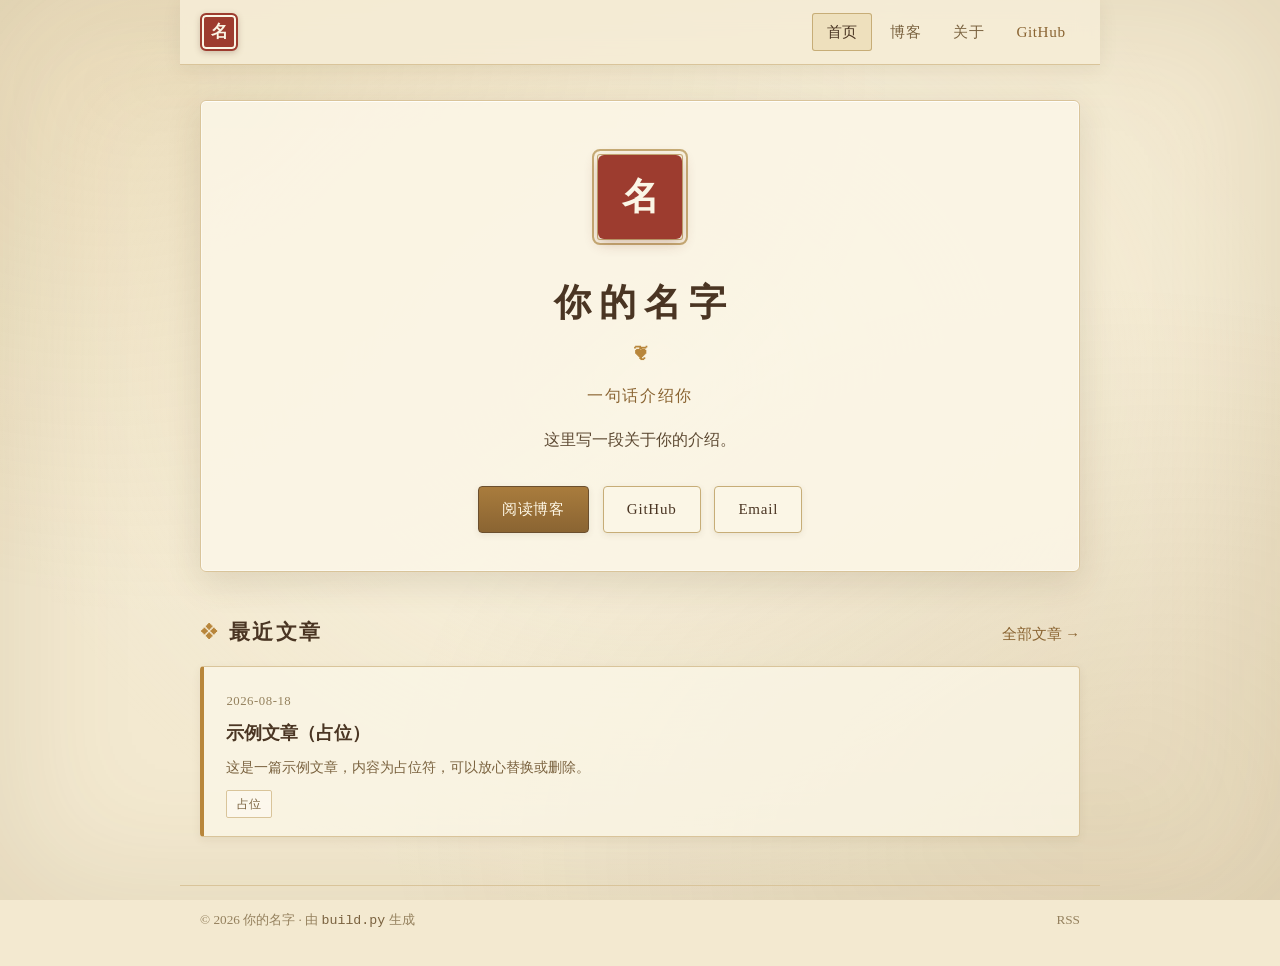
<file: index.html>
<!DOCTYPE html>
<html lang="zh-CN">
<head>
  <meta charset="UTF-8">
  <meta name="viewport" content="width=device-width, initial-scale=1.0">
  <title>个人主页</title>
  <meta name="description" content="这里写一段关于你的介绍。">
  <link rel="stylesheet" href="assets/style.css">
  <link rel="alternate" type="application/rss+xml" title="个人主页 RSS" href="feed.xml">
  <link rel="icon" href="data:image/svg+xml,<svg xmlns='http://www.w3.org/2000/svg' viewBox='0 0 100 100'><text y='.9em' font-size='90'>📜</text></svg>">
</head>
<body>
  <div class="grid"></div>
  <div class="blob blob-1"></div>
  <div class="blob blob-2"></div>
  <div class="blob blob-3"></div>

  <header class="site-header">
    <a class="logo" href="index.html">名</a>
    <nav class="site-nav"><a href="index.html" class="active">首页</a><a href="posts.html">博客</a><a href="about.html">关于</a><a class="github-link" href="https://github.com/your-name" target="_blank" rel="noopener">GitHub</a></nav>
  </header>

  <main class="container">
<section class="card hero">
  <div class="avatar"><span class="ring"></span><span class="face">名</span></div>
  <h1>你的名字</h1>
  <p class="tagline">一句话介绍你</p>
  <p class="intro">这里写一段关于你的介绍。</p>
  <div class="hero-actions">
    <a class="btn primary" href="posts.html">阅读博客</a>
    <a class="btn" href="https://github.com/your-name" target="_blank" rel="noopener">GitHub</a>
    <a class="btn" href="mailto:you@example.com">Email</a>
  </div>
</section>
<section class="section">
  <div class="section-head">
    <h2>最近文章</h2>
    <a class="more" href="posts.html">全部文章 →</a>
  </div>
  <div class="post-list"><article class="post-card">
  <time datetime="2026-08-18">2026-08-18</time>
  <h3><a href="post/hello-world.html">示例文章（占位）</a></h3>
  <p class="post-desc">这是一篇示例文章，内容为占位符，可以放心替换或删除。</p>
  <div class="tags"><span>占位</span></div>
</article></div>
</section>
  </main>

  <footer class="site-footer">
    <span>© 2026 你的名字 · 由 <code>build.py</code> 生成</span>
    <a href="feed.xml">RSS</a>
  </footer>
</body>
</html>
</file>
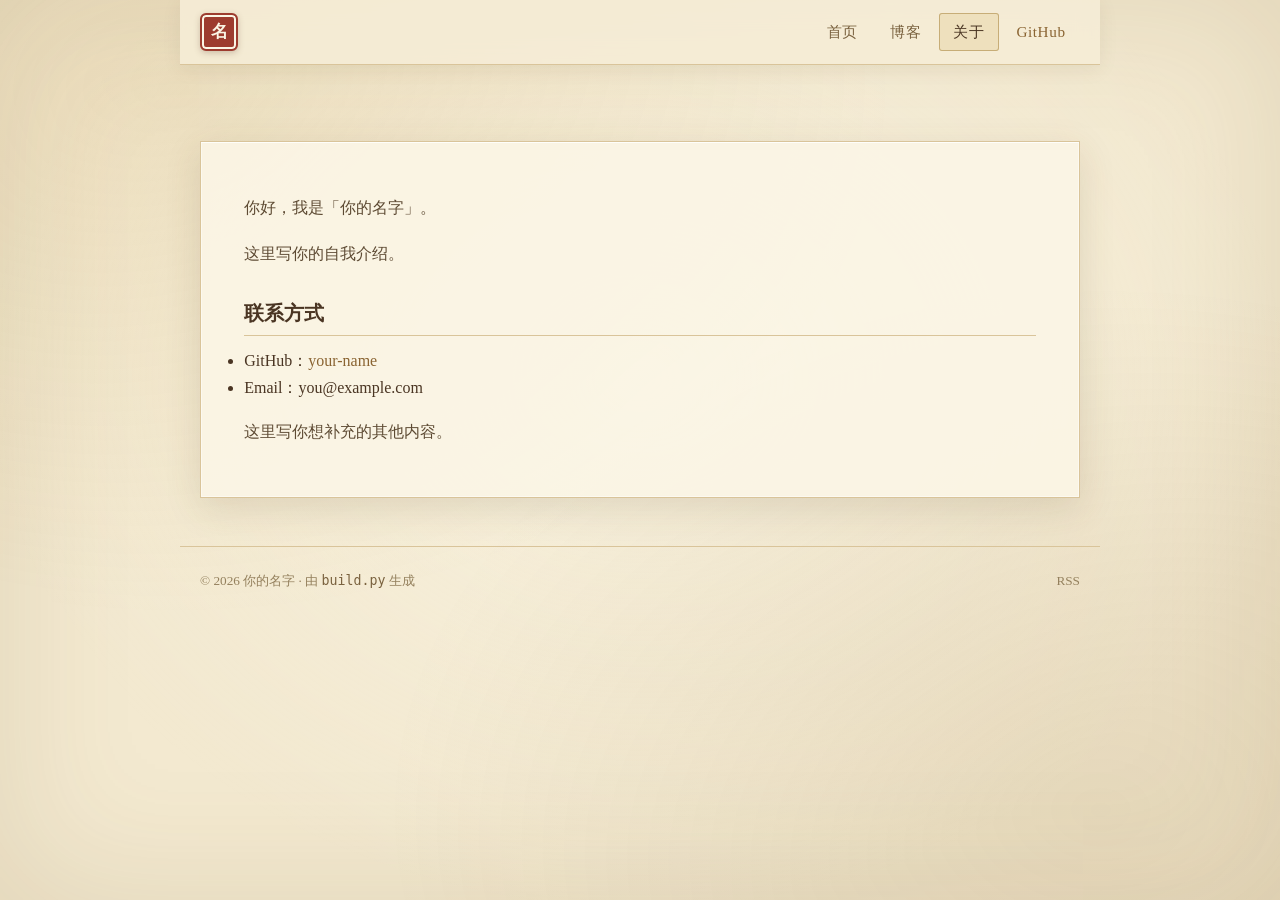
<file: about.html>
<!DOCTYPE html>
<html lang="zh-CN">
<head>
  <meta charset="UTF-8">
  <meta name="viewport" content="width=device-width, initial-scale=1.0">
  <title>关于 · 个人主页</title>
  <meta name="description" content="关于我">
  <link rel="stylesheet" href="assets/style.css">
  <link rel="alternate" type="application/rss+xml" title="个人主页 RSS" href="feed.xml">
  <link rel="icon" href="data:image/svg+xml,<svg xmlns='http://www.w3.org/2000/svg' viewBox='0 0 100 100'><text y='.9em' font-size='90'>📜</text></svg>">
</head>
<body>
  <div class="grid"></div>
  <div class="blob blob-1"></div>
  <div class="blob blob-2"></div>
  <div class="blob blob-3"></div>

  <header class="site-header">
    <a class="logo" href="index.html">名</a>
    <nav class="site-nav"><a href="index.html">首页</a><a href="posts.html">博客</a><a href="about.html" class="active">关于</a><a class="github-link" href="https://github.com/your-name" target="_blank" rel="noopener">GitHub</a></nav>
  </header>

  <main class="container">
<section class="section card prose-card">
  <p>你好，我是「你的名字」。</p>
<p>这里写你的自我介绍。</p>
<h2>联系方式</h2>
<ul><li>GitHub：<a href="https://github.com/your-name">your-name</a></li><li>Email：you@example.com</li></ul>
<p>这里写你想补充的其他内容。</p>
</section>
  </main>

  <footer class="site-footer">
    <span>© 2026 你的名字 · 由 <code>build.py</code> 生成</span>
    <a href="feed.xml">RSS</a>
  </footer>
</body>
</html>
</file>
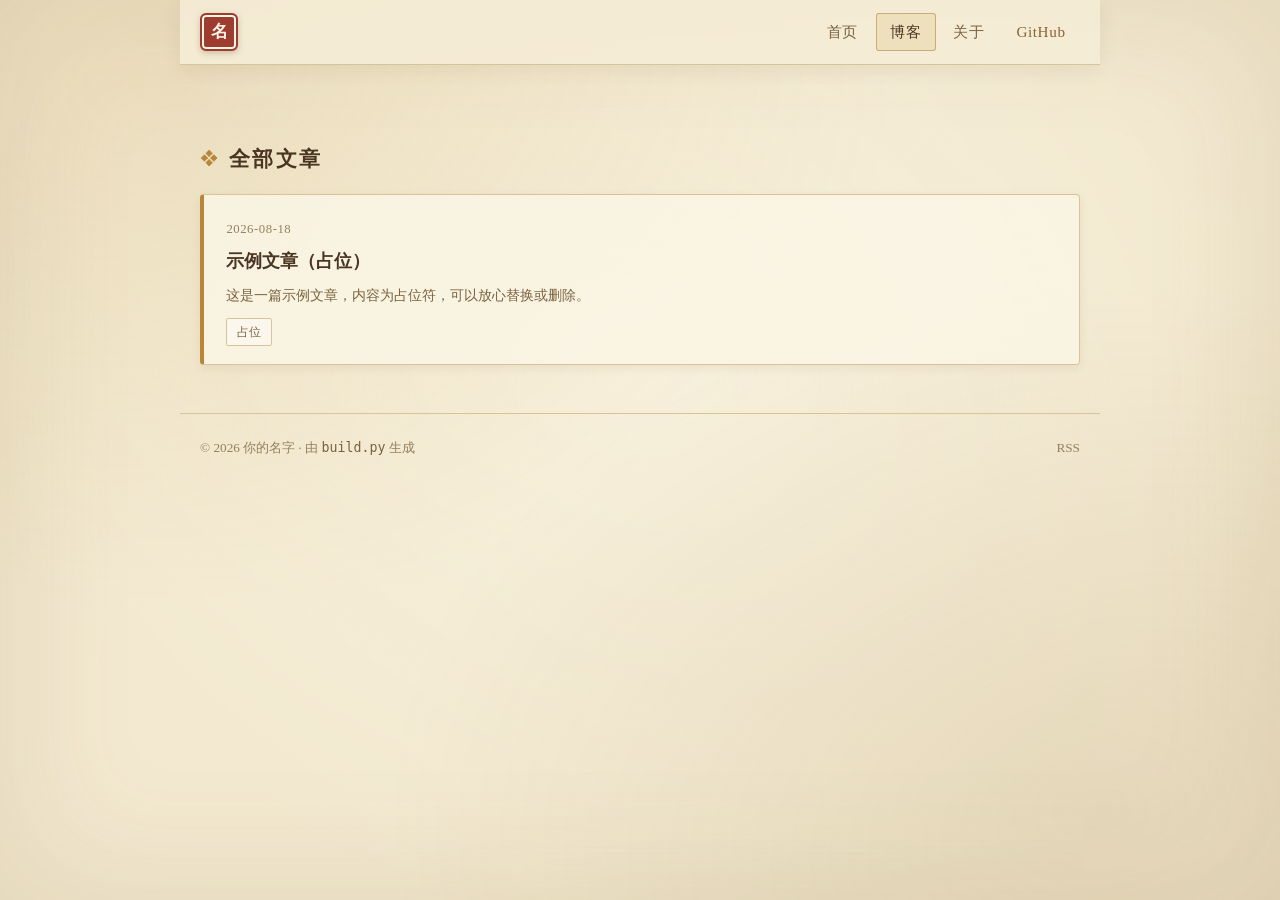
<file: posts.html>
<!DOCTYPE html>
<html lang="zh-CN">
<head>
  <meta charset="UTF-8">
  <meta name="viewport" content="width=device-width, initial-scale=1.0">
  <title>博客 · 个人主页</title>
  <meta name="description" content="博客文章列表">
  <link rel="stylesheet" href="assets/style.css">
  <link rel="alternate" type="application/rss+xml" title="个人主页 RSS" href="feed.xml">
  <link rel="icon" href="data:image/svg+xml,<svg xmlns='http://www.w3.org/2000/svg' viewBox='0 0 100 100'><text y='.9em' font-size='90'>📜</text></svg>">
</head>
<body>
  <div class="grid"></div>
  <div class="blob blob-1"></div>
  <div class="blob blob-2"></div>
  <div class="blob blob-3"></div>

  <header class="site-header">
    <a class="logo" href="index.html">名</a>
    <nav class="site-nav"><a href="index.html">首页</a><a href="posts.html" class="active">博客</a><a href="about.html">关于</a><a class="github-link" href="https://github.com/your-name" target="_blank" rel="noopener">GitHub</a></nav>
  </header>

  <main class="container">
<section class="section">
  <div class="section-head"><h2>全部文章</h2></div>
  <div class="post-list"><article class="post-card">
  <time datetime="2026-08-18">2026-08-18</time>
  <h3><a href="post/hello-world.html">示例文章（占位）</a></h3>
  <p class="post-desc">这是一篇示例文章，内容为占位符，可以放心替换或删除。</p>
  <div class="tags"><span>占位</span></div>
</article></div>
</section>
  </main>

  <footer class="site-footer">
    <span>© 2026 你的名字 · 由 <code>build.py</code> 生成</span>
    <a href="feed.xml">RSS</a>
  </footer>
</body>
</html>
</file>
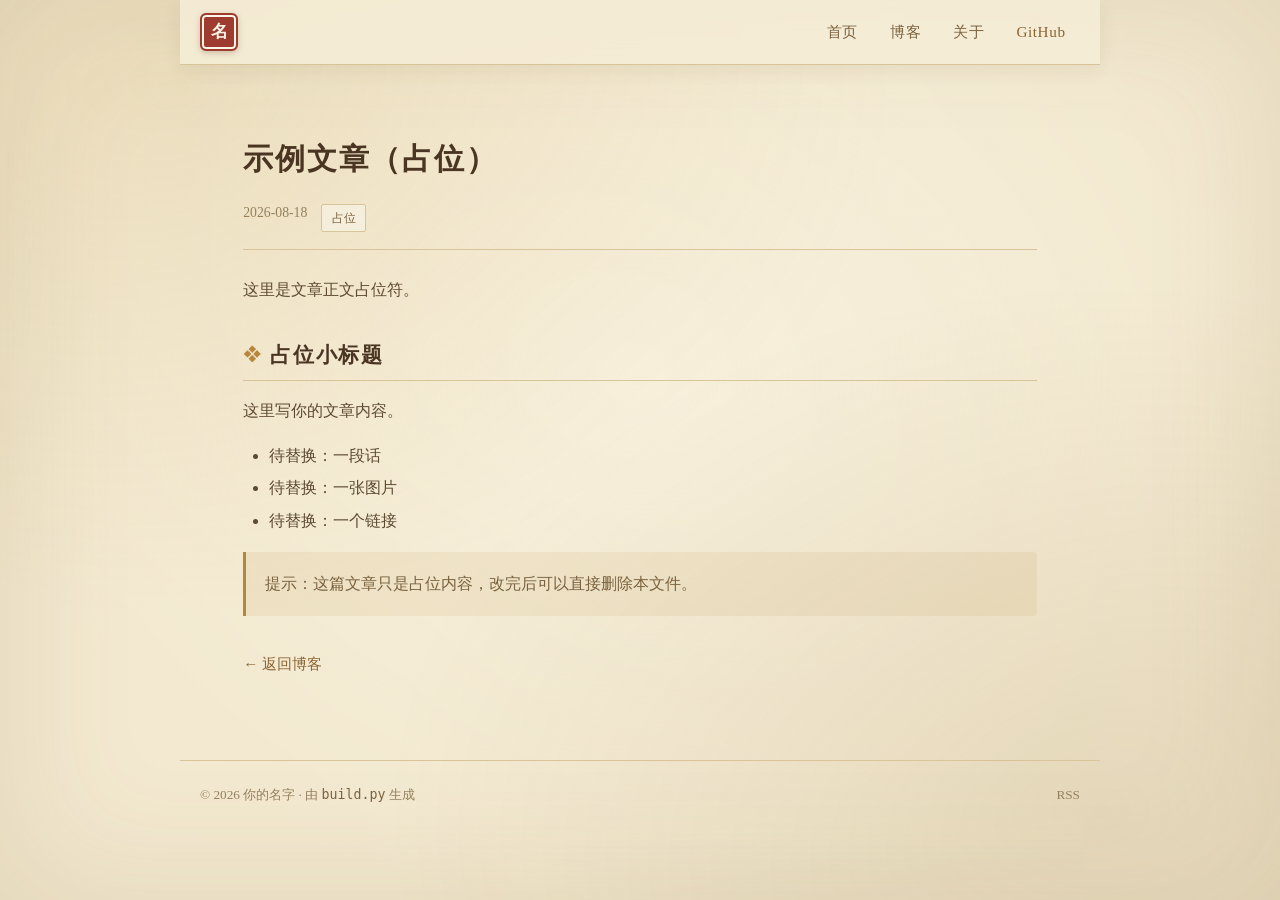
<file: post/hello-world.html>
<!DOCTYPE html>
<html lang="zh-CN">
<head>
  <meta charset="UTF-8">
  <meta name="viewport" content="width=device-width, initial-scale=1.0">
  <title>示例文章（占位） · 个人主页</title>
  <meta name="description" content="这是一篇示例文章，内容为占位符，可以放心替换或删除。">
  <link rel="stylesheet" href="../assets/style.css">
  <link rel="alternate" type="application/rss+xml" title="个人主页 RSS" href="../feed.xml">
  <link rel="icon" href="data:image/svg+xml,<svg xmlns='http://www.w3.org/2000/svg' viewBox='0 0 100 100'><text y='.9em' font-size='90'>📜</text></svg>">
</head>
<body>
  <div class="grid"></div>
  <div class="blob blob-1"></div>
  <div class="blob blob-2"></div>
  <div class="blob blob-3"></div>

  <header class="site-header">
    <a class="logo" href="../index.html">名</a>
    <nav class="site-nav"><a href="../index.html">首页</a><a href="../posts.html">博客</a><a href="../about.html">关于</a><a class="github-link" href="https://github.com/your-name" target="_blank" rel="noopener">GitHub</a></nav>
  </header>

  <main class="container">
<article class="post">
  <header class="post-head">
    <h1>示例文章（占位）</h1>
    <div class="post-meta">
      <time datetime="2026-08-18">2026-08-18</time>
      <div class="tags"><span>占位</span></div>
    </div>
  </header>
  <div class="post-body"><p>这里是文章正文占位符。</p>
<h2>占位小标题</h2>
<p>这里写你的文章内容。</p>
<ul><li>待替换：一段话</li><li>待替换：一张图片</li><li>待替换：一个链接</li></ul>
<blockquote><p>提示：这篇文章只是占位内容，改完后可以直接删除本文件。</p></blockquote></div>
  <nav class="post-back"><a href="../posts.html">← 返回博客</a></nav>
</article>
  </main>

  <footer class="site-footer">
    <span>© 2026 你的名字 · 由 <code>build.py</code> 生成</span>
    <a href="../feed.xml">RSS</a>
  </footer>
</body>
</html>
</file>
<file: assets/style.css>
:root {
  --paper: #f3e9d0;
  --paper-bright: #fbf6e6;
  --paper-mid: #eee0bd;
  --ink: #4a3523;
  --ink-soft: #5d4a33;
  --muted: #7a623f;
  --faint: #94805d;
  --gold: #b8863b;
  --gold-deep: #8a6432;
  --brown: #6b4f2e;
  --line: #d9c49a;
  --line-strong: #c7ad77;
  --seal: #9d3c2f;
  --seal-dark: #7d2c22;
  --code-bg: #3a2c1b;
  --code-ink: #eadfc0;
  --font-serif: "Noto Serif SC", "Source Han Serif SC", "Songti SC", SimSun,
                 Georgia, "Times New Roman", serif;
  --font-mono: "SFMono-Regular", Consolas, "Liberation Mono", monospace;
}

* { margin: 0; padding: 0; box-sizing: border-box; }

html { scroll-behavior: smooth; }

body {
  font-family: var(--font-serif);
  color: var(--ink);
  background-color: var(--paper);
  min-height: 100vh;
  line-height: 1.7;
  overflow-x: hidden;
}

::selection {
  background: rgba(184, 134, 59, 0.35);
  color: var(--ink);
}

/* ---------- parchment background ---------- */

.grid {
  position: fixed;
  inset: 0;
  z-index: -3;
  pointer-events: none;
  background:
    radial-gradient(ellipse at 14% 10%, rgba(200, 165, 95, 0.16), transparent 46%),
    radial-gradient(ellipse at 86% 90%, rgba(150, 115, 60, 0.14), transparent 46%),
    radial-gradient(ellipse at 50% 42%, rgba(255, 252, 240, 0.4), transparent 72%);
  box-shadow: inset 0 0 140px rgba(120, 90, 40, 0.14);
}

.blob { display: none; }

/* ---------- header ---------- */

.site-header {
  position: sticky;
  top: 0;
  z-index: 10;
  display: flex;
  align-items: center;
  justify-content: space-between;
  gap: 1rem;
  max-width: 920px;
  margin: 0 auto;
  padding: 0.8rem 1.25rem;
  background: rgba(246, 237, 214, 0.9);
  backdrop-filter: blur(12px);
  -webkit-backdrop-filter: blur(12px);
  border-bottom: 1px solid var(--line);
  box-shadow: 0 4px 18px rgba(90, 70, 35, 0.08);
}

.logo {
  display: grid;
  place-items: center;
  width: 38px;
  height: 38px;
  border-radius: 6px;
  border: 2px solid var(--seal);
  background: var(--seal);
  color: var(--paper-bright);
  font-size: 1.05rem;
  font-weight: 700;
  text-decoration: none;
  box-shadow: inset 0 0 0 2px var(--paper-bright), 0 2px 6px rgba(90, 50, 30, 0.25);
  transition: transform 0.2s, box-shadow 0.2s;
}
.logo:hover {
  transform: translateY(-1px);
  box-shadow: inset 0 0 0 2px var(--paper-bright), 0 4px 10px rgba(90, 50, 30, 0.3);
}

.site-nav {
  display: flex;
  align-items: center;
  gap: 0.2rem;
  flex-wrap: wrap;
}
.site-nav a {
  padding: 0.38rem 0.9rem;
  border-radius: 3px;
  color: var(--muted);
  text-decoration: none;
  font-size: 0.95rem;
  letter-spacing: 0.04em;
  transition: color 0.2s, background 0.2s;
}
.site-nav a:hover { color: var(--ink); background: rgba(216, 196, 154, 0.28); }
.site-nav a.active {
  color: var(--ink);
  background: var(--paper-mid);
  box-shadow: inset 0 0 0 1px var(--line-strong);
}
.site-nav .github-link { color: var(--gold-deep); }

/* ---------- layout ---------- */

.container {
  max-width: 920px;
  margin: 0 auto;
  padding: 2.2rem 1.25rem 3rem;
}

.section { margin-top: 2.6rem; }
.section-head {
  display: flex;
  align-items: baseline;
  justify-content: space-between;
  gap: 1rem;
  margin-bottom: 1.1rem;
}
.section-head h2 {
  font-size: 1.3rem;
  font-weight: 700;
  letter-spacing: 0.12em;
  color: var(--ink);
}
.section-head h2::before { content: "❖ "; color: var(--gold); font-size: 0.9em; }
.more {
  color: var(--gold-deep);
  text-decoration: none;
  font-size: 0.92rem;
}
.more:hover { text-decoration: underline; }

.empty {
  padding: 2rem;
  color: var(--muted);
  background: var(--paper-bright);
  border: 1px solid var(--line);
  border-radius: 4px;
  text-align: center;
}

/* ---------- hero ---------- */

.card {
  background: rgba(251, 246, 230, 0.9);
  border: 1px solid var(--line);
  box-shadow:
    0 10px 34px rgba(90, 70, 35, 0.14),
    inset 0 0 0 1px rgba(255, 255, 255, 0.45),
    inset 0 1px 0 rgba(255, 255, 255, 0.7);
}

.hero {
  text-align: center;
  padding: 3rem 2rem 2.4rem;
  border-radius: 6px;
  animation: fade-up 0.7s cubic-bezier(0.22, 1, 0.36, 1) both;
}

@keyframes fade-up {
  from { opacity: 0; transform: translateY(18px); }
  to   { opacity: 1; transform: translateY(0); }
}

.avatar {
  position: relative;
  width: 96px;
  height: 96px;
  margin: 0 auto 1.7rem;
}
.avatar .ring {
  position: absolute;
  inset: 0;
  border-radius: 8px;
  border: 2px solid var(--line-strong);
  box-shadow: inset 0 0 0 3px var(--paper-bright), inset 0 0 0 4px var(--line-strong);
  animation: none;
}
.avatar .face {
  position: absolute;
  inset: 6px;
  border-radius: 6px;
  display: grid;
  place-items: center;
  background: var(--seal);
  color: var(--paper-bright);
  font-size: 2.3rem;
  font-weight: 700;
  box-shadow: 0 4px 14px rgba(120, 45, 30, 0.3);
}

.hero h1 {
  font-size: 2.3rem;
  font-weight: 700;
  letter-spacing: 0.22em;
  text-indent: 0.22em;
  color: var(--ink);
  background: none;
  -webkit-background-clip: initial;
  background-clip: initial;
  animation: none;
}
.hero h1::after {
  content: "❦";
  display: block;
  margin-top: 0.35rem;
  font-size: 1.05rem;
  letter-spacing: 0;
  text-indent: 0;
  color: var(--gold);
}

.tagline {
  margin-top: 0.85rem;
  color: var(--gold-deep);
  font-size: 1rem;
  letter-spacing: 0.1em;
}
.intro {
  margin-top: 1rem;
  max-width: 560px;
  margin-inline: auto;
  color: var(--ink-soft);
  font-size: 0.98rem;
  line-height: 1.95;
}

.hero-actions {
  margin-top: 1.9rem;
  display: flex;
  justify-content: center;
  flex-wrap: wrap;
  gap: 0.85rem;
}

.btn {
  text-decoration: none;
  color: var(--ink);
  font-family: var(--font-serif);
  font-size: 0.94rem;
  letter-spacing: 0.05em;
  padding: 0.58rem 1.45rem;
  border-radius: 4px;
  border: 1px solid var(--line-strong);
  background: var(--paper-bright);
  box-shadow: 0 2px 6px rgba(90, 70, 35, 0.1);
  transition: transform 0.2s, border-color 0.2s, background 0.2s, box-shadow 0.2s;
}
.btn:hover {
  transform: translateY(-2px);
  border-color: var(--gold-deep);
  background: var(--paper-mid);
  box-shadow: 0 5px 14px rgba(90, 70, 35, 0.16);
}
.btn.primary {
  background: linear-gradient(180deg, #a97c3d, var(--gold-deep));
  border-color: var(--brown);
  color: #fff8e6;
}
.btn.primary:hover {
  background: linear-gradient(180deg, #b88a45, #7d5a2b);
  box-shadow: 0 5px 16px rgba(110, 78, 32, 0.3);
}

/* ---------- post list ---------- */

.post-list {
  display: flex;
  flex-direction: column;
  gap: 0.95rem;
}

.post-card {
  padding: 1.15rem 1.4rem;
  border-radius: 4px;
  border: 1px solid var(--line);
  border-left: 4px solid var(--gold);
  background: rgba(251, 246, 230, 0.82);
  box-shadow: 0 3px 10px rgba(90, 70, 35, 0.08);
  transition: transform 0.2s, border-color 0.2s, background 0.2s, box-shadow 0.2s;
}
.post-card:hover {
  transform: translateY(-2px);
  border-color: var(--line-strong);
  border-left-color: var(--gold-deep);
  background: var(--paper-bright);
  box-shadow: 0 6px 18px rgba(90, 70, 35, 0.14);
}
.post-card time {
  font-size: 0.8rem;
  color: var(--faint);
  font-variant-numeric: tabular-nums;
  letter-spacing: 0.04em;
}
.post-card h3 { margin-top: 0.32rem; font-size: 1.14rem; font-weight: 700; }
.post-card h3 a { color: var(--ink); text-decoration: none; }
.post-card h3 a:hover { color: var(--gold-deep); text-decoration: underline; }
.post-desc {
  margin-top: 0.35rem;
  color: var(--muted);
  font-size: 0.9rem;
}

.tags {
  display: flex;
  flex-wrap: wrap;
  gap: 0.4rem;
  margin-top: 0.7rem;
}
.tags span {
  font-size: 0.75rem;
  padding: 0.16rem 0.6rem;
  border-radius: 2px;
  border: 1px solid var(--line);
  background: rgba(255, 255, 255, 0.35);
  color: var(--muted);
}

/* ---------- post page ---------- */

.post {
  padding: 2.4rem 2.7rem 2.2rem;
  border-radius: 6px;
  animation: fade-up 0.6s cubic-bezier(0.22, 1, 0.36, 1) both;
}
.post-head {
  border-bottom: 1px solid var(--line);
  padding-bottom: 1.1rem;
}
.post-head h1 {
  font-size: 1.85rem;
  line-height: 1.45;
  letter-spacing: 0.06em;
}
.post-meta {
  margin-top: 0.75rem;
  display: flex;
  align-items: center;
  flex-wrap: wrap;
  gap: 0.85rem;
}
.post-meta time { color: var(--faint); font-size: 0.86rem; }
.post-back { margin-top: 2.1rem; }
.post-back a {
  color: var(--gold-deep);
  text-decoration: none;
  font-size: 0.94rem;
}
.post-back a:hover { text-decoration: underline; }

.post-body {
  margin-top: 1.5rem;
  font-size: 1rem;
  color: var(--ink-soft);
}
.post-body h2 {
  margin: 2rem 0 0.85rem;
  padding-bottom: 0.35rem;
  font-size: 1.32rem;
  letter-spacing: 0.08em;
  color: var(--ink);
  border-bottom: 1px solid var(--line);
}
.post-body h2::before { content: "❖ "; color: var(--gold); font-size: 0.9em; }
.post-body h3 {
  margin: 1.6rem 0 0.7rem;
  font-size: 1.14rem;
  color: var(--ink);
}
.post-body h4, .post-body h5, .post-body h6 {
  margin: 1.3rem 0 0.6rem;
  color: var(--ink);
}
.post-body p { margin: 0.9rem 0; line-height: 2; }
.post-body a { color: var(--gold-deep); text-decoration: none; }
.post-body a:hover { text-decoration: underline; }
.post-body ul, .post-body ol { margin: 0.9rem 0; padding-left: 1.6rem; }
.post-body li { margin: 0.35rem 0; }
.post-body code {
  font-family: var(--font-mono);
  font-size: 0.88em;
  padding: 0.16em 0.42em;
  border-radius: 3px;
  background: #efe4c8;
  color: #7a4a2a;
}
.post-body pre {
  margin: 1.1rem 0;
  padding: 1rem 1.15rem;
  border-radius: 4px;
  background: var(--code-bg);
  border: 1px solid #2a2015;
  box-shadow: inset 0 1px 0 rgba(255, 255, 255, 0.06);
  overflow-x: auto;
}
.post-body pre code {
  padding: 0;
  background: transparent;
  color: var(--code-ink);
  font-size: 0.88rem;
  line-height: 1.7;
}
.post-body blockquote {
  margin: 1.1rem 0;
  padding: 0.6rem 1.15rem;
  border-left: 3px solid var(--gold);
  background: rgba(184, 134, 59, 0.1);
  border-radius: 0 4px 4px 0;
  color: var(--muted);
}
.post-body blockquote p { margin: 0.4rem 0; }
.post-body img {
  max-width: 100%;
  border-radius: 4px;
  border: 1px solid var(--line);
  margin: 1rem 0;
}
.post-body hr {
  margin: 2rem 0;
  border: 0;
  border-top: 1px solid var(--line);
}

/* about page reuses article typography */
.prose-card { padding: 2.2rem 2.7rem; }
.prose-card h1 {
  font-size: 1.85rem;
  letter-spacing: 0.1em;
  margin-bottom: 0.4rem;
}
.prose-card h2 {
  margin: 1.6rem 0 0.7rem;
  font-size: 1.25rem;
  color: var(--ink);
  border-bottom: 1px solid var(--line);
  padding-bottom: 0.3rem;
}
.prose-card p {
  margin: 0.9rem 0;
  line-height: 2;
  color: var(--ink-soft);
}
.prose-card a { color: var(--gold-deep); text-decoration: none; }
.prose-card a:hover { text-decoration: underline; }

/* ---------- footer ---------- */

.site-footer {
  max-width: 920px;
  margin: 0 auto;
  padding: 1.4rem 1.25rem 2.2rem;
  display: flex;
  justify-content: space-between;
  align-items: center;
  gap: 1rem;
  border-top: 1px solid var(--line);
  font-size: 0.83rem;
  color: var(--faint);
}
.site-footer code { color: var(--muted); }
.site-footer a { color: var(--faint); text-decoration: none; }
.site-footer a:hover { color: var(--gold-deep); text-decoration: underline; }

/* ---------- responsive ---------- */

@media (max-width: 640px) {
  .site-header { padding: 0.65rem 0.9rem; }
  .site-nav a { padding: 0.34rem 0.6rem; font-size: 0.88rem; }
  .container { padding: 1.5rem 0.9rem 2.4rem; }
  .hero { padding: 2.4rem 1.2rem 2rem; }
  .hero h1 { font-size: 1.85rem; letter-spacing: 0.14em; text-indent: 0.14em; }
  .post { padding: 1.6rem 1.2rem; }
  .prose-card { padding: 1.6rem 1.2rem; }
  .section-head { flex-direction: column; gap: 0.3rem; }
  .site-footer { flex-direction: column; text-align: center; }
}

@media (prefers-reduced-motion: reduce) {
  *, *::before, *::after {
    animation: none !important;
    transition: none !important;
  }
  html { scroll-behavior: auto; }
}
</file>
